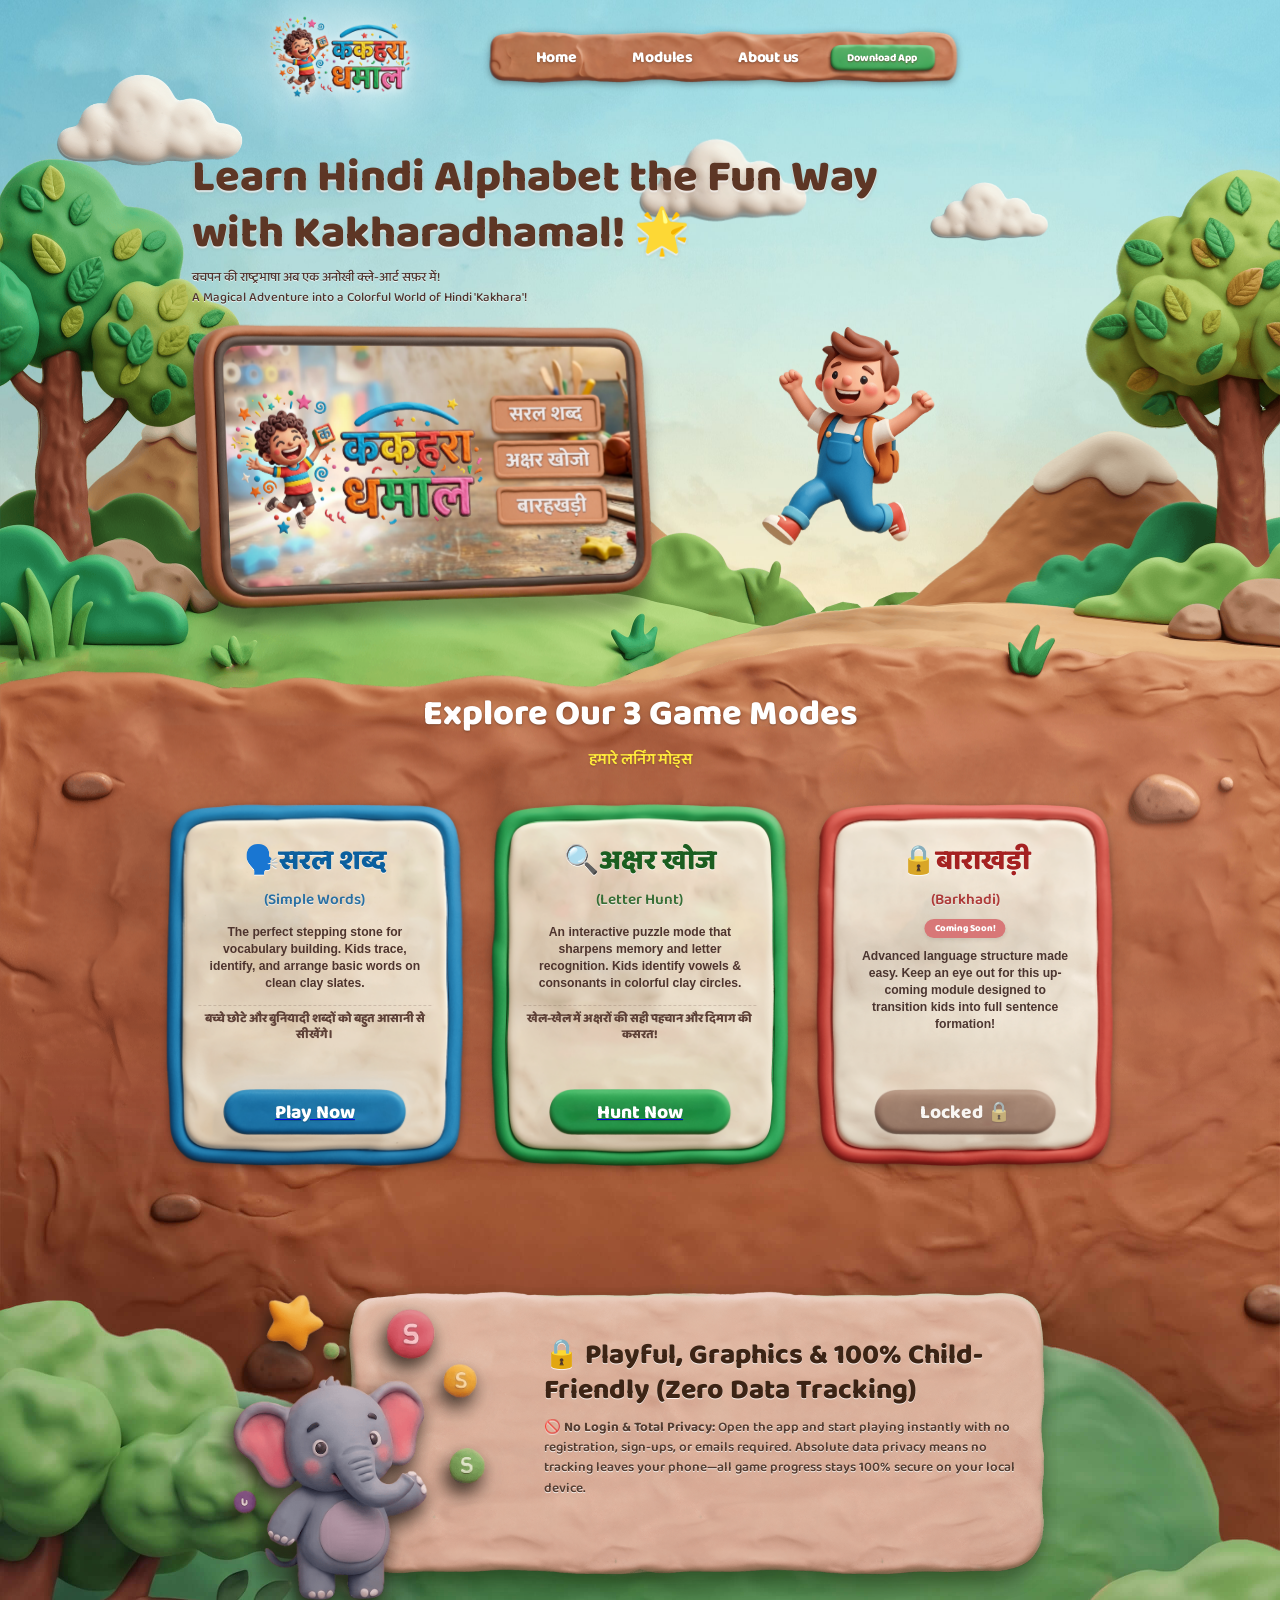
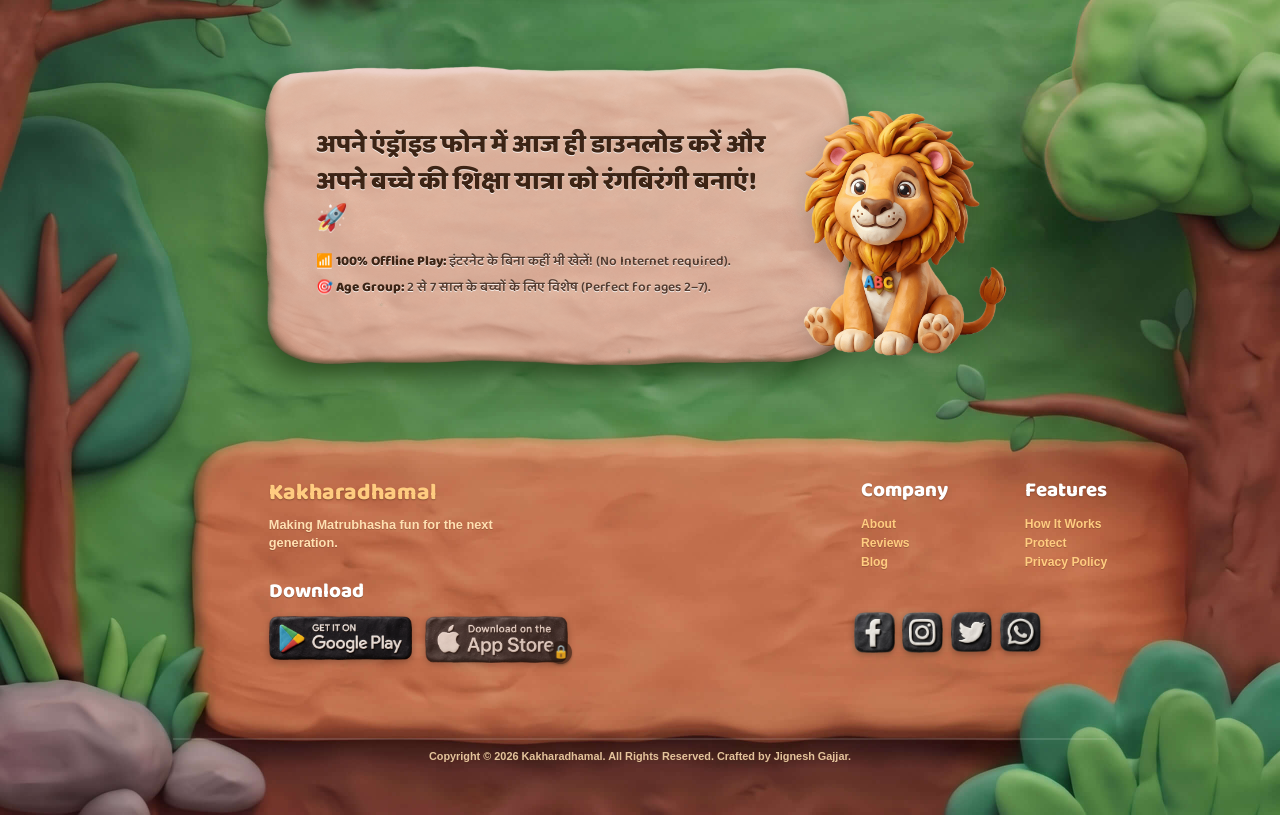
<file: index.html>
<!DOCTYPE html>
<html lang="hi">

<head>
  <meta charset="UTF-8">
  <meta name="viewport" content="width=device-width, initial-scale=1.0">
  <title>Kakharadhamal - Hindi Alphabet Learning</title>
  <link rel="preconnect" href="https://fonts.googleapis.com">
  <link rel="preconnect" href="https://fonts.gstatic.com" crossorigin>
  <link
    href="https://fonts.googleapis.com/css2?family=Baloo+2:wght@600;800&display=swap"
    rel="stylesheet">
  <link rel="stylesheet" href="style.css?v=35">
</head>

<body>
  <!-- Back to Top Arrow (Sticky/Floating at Viewport Top) -->
  <a href="#site-container" class="back-to-top-arrow" aria-label="Back to home page">
    <svg viewBox="0 0 24 24" fill="none" stroke="currentColor" stroke-width="3" stroke-linecap="round" stroke-linejoin="round">
      <path d="M18 15l-6-6-6 6"/>
    </svg>
  </a>

  <!-- Main layout container centered in the page -->
  <div id="site-container">

    <!-- Zone 0: Header Container -->
    <div id="header-container">
      <!-- Logo on the left, completely outside the brown clay bar -->
      <a href="#site-container" class="header-logo-link">
        <img src="images/logo.png" alt="Kakharadhamal Logo" class="logo-img">
      </a>

      <!-- Navigation Bar (the brown clay bar) on the right -->
      <header id="navbar">
        <img src="images/header navigation bar.png" alt="Navbar Background" class="nav-bg">

        <!-- Navigation Links inside the brown bar -->
        <nav class="nav-links">
          <a href="#site-container" class="nav-item">
            <img src="images/seceted word.png" alt="Selected Background" class="nav-item-bg">
            <span class="nav-item-text">Home</span>
          </a>

          <a href="#zone-bottom" class="nav-item">
            <img src="images/seceted word.png" alt="Selected Background" class="nav-item-bg">
            <span class="nav-item-text">Modules</span>
          </a>

          <a href="#about" class="nav-item">
            <img src="images/seceted word.png" alt="Selected Background" class="nav-item-bg">
            <span class="nav-item-text">About us</span>
          </a>

          <a href="#footer" class="nav-item download-btn">
            <img src="images/HN bar join.png" alt="Download Background" class="nav-item-bg">
            <span class="nav-item-text download-text">Download App</span>
          </a>
        </nav>
      </header>

      <!-- Mobile Hamburger Button -->
      <button class="mobile-menu-btn" aria-label="Toggle Navigation Menu">
        <span class="hamburger-line"></span>
        <span class="hamburger-line"></span>
        <span class="hamburger-line"></span>
      </button>
    </div>

    <!-- Zone 1: Sky Hero Section (Background sky and clouds) -->
    <section id="zone-sky" class="parallax-section">
      <!-- Sky Background -->
      <img src="images/sky top.jpg" alt="Sky Background" class="sky-bg parallax-layer" data-speed-y="0.1"
        data-speed-x="0.05">
    </section>

    <!-- Sky Foreground Layer (Stacked on top of Earth Section / Middle Panel) -->
    <div id="sky-foreground-container">
      <!-- Back Content Wrapper (Clouds behind terrains) - Placed inside foreground container for correct mobile layering -->
      <div class="content-wrapper back-content" id="cloud-container"></div>
      <!-- Left Terrain (landscape / hills with trees) -->
      <img src="images/land 02 copy 7.png" alt="Left Terrain" class="terrain-left parallax-layer" data-speed-y="0.15"
        data-speed-x="0.08">

      <!-- Right Terrain (hill with single tree) -->
      <img src="images/Layer 25.png" alt="Right Terrain" class="terrain-right parallax-layer" data-speed-y="0.15"
        data-speed-x="0.08">

      <!-- Transition Overlay to cover the joint -->
      <img src="images/Middle Panel 2.png" alt="Clay Border Transition" class="bottom-transition-overlay parallax-layer"
        data-speed-y="0.11" data-speed-x="0.06">

      <!-- Front Content Wrapper (Frame and Boy in front of terrains) -->
      <div class="content-wrapper front-content">
        <!-- Left Side Clay Frame Wrapper -->
        <div class="tab-frame-wrap parallax-layer" data-speed-y="0.08" data-speed-x="0.04">
          <img src="images/tab-1.png" alt="Landscape Frame" class="tab-frame">
        </div>

        <!-- Hero Headline Wrapper -->
        <div class="hero-title-wrap parallax-layer" data-speed-y="0.07" data-speed-x="0.035">
          <h1 class="hero-title">Learn Hindi Alphabet the Fun Way with Kakharadhamal! 🌟</h1>
        </div>

        <!-- Hero Sub-headline Wrapper -->
        <div class="hero-subtitle-wrap parallax-layer" data-speed-y="0.05" data-speed-x="0.025">
          <p class="hero-subtitle">बचपन की राष्ट्रभाषा अब एक अनोखी क्ले-आर्ट सफ़र में!<br>A Magical Adventure into a
            Colorful World of Hindi 'Kakhara'!</p>
        </div>

        <!-- Jumping Boy Character Wrapper -->
        <div class="boy-char-wrap parallax-layer" data-speed-y="0.05" data-speed-x="0.03">
          <img src="images/boy 03.png" alt="Jumping Boy" class="boy-char">
        </div>
      </div>
    </div>

    <!-- Combined Zone 2 & 3: Bottom Section (Earth + Valley) -->
    <section id="zone-bottom">
      <img src="images/sec2&3.jpg" alt="Combined Bottom Background" class="bottom-bg">

      <!-- Section 2: Explore Our 3 Game Modes -->
      <div class="explore-sec">
        <h2 class="bottom-title">Explore Our 3 Game Modes</h2>
        <p class="bottom-subtitle">हमारे लर्निंग मोड्स</p>

        <div class="explore-grid">
          <!-- Card 1: Simple Words -->
          <div class="explore-card">
            <img src="images/explore/01 blue tab.png" alt="Simple Words Background" class="card-bg">
            <div class="card-inner-content">
              <h3 class="card-title blue-text">🗣️सरल शब्द<br><span class="eng-sub">(Simple Words)</span></h3>
              <p class="card-body">The perfect stepping stone for vocabulary building. Kids trace, identify, and arrange
                basic words on clean clay slates.</p>
              <p class="card-hook">बच्चे छोटे और बुनियादी शब्दों को बहुत आसानी से सीखेंगे।</p>
            </div>
            <a href="#play-words" class="card-btn">
              <img src="images/explore/01 blue tab button.png" alt="Play Button" class="card-btn-img">
              <span class="card-btn-text">Play Now</span>
            </a>
          </div>

          <!-- Card 2: Letter Hunt -->
          <div class="explore-card">
            <img src="images/explore/02 green tab.png" alt="Letter Hunt Background" class="card-bg">
            <div class="card-inner-content">
              <h3 class="card-title green-text">🔍अक्षर खोज<br><span class="eng-sub">(Letter Hunt)</span></h3>
              <p class="card-body">An interactive puzzle mode that sharpens memory and letter recognition. Kids identify
                vowels & consonants in colorful clay circles.</p>
              <p class="card-hook">खेल-खेल में अक्षरों की सही पहचान और दिमाग की कसरत!</p>
            </div>
            <a href="#letter-hunt" class="card-btn">
              <img src="images/explore/02 green tab button.png" alt="Hunt Button" class="card-btn-img">
              <span class="card-btn-text">Hunt Now</span>
            </a>
          </div>

          <!-- Card 3: Barkhadi (Locked) -->
          <div class="explore-card locked">
            <img src="images/explore/03 red tab.png" alt="Barkhadi Background" class="card-bg">
            <div class="card-inner-content">
              <h3 class="card-title red-text">🔒बाराखड़ी<br><span class="eng-sub">(Barkhadi)</span></h3>
              <span class="status-badge">Coming Soon!</span>
              <p class="card-body">Advanced language structure made easy. Keep an eye out for this up-coming module
                designed to transition kids into full sentence formation!</p>
            </div>
            <div class="card-btn-disabled">
              <img src="images/explore/03 red tab button.png" alt="Coming Soon Button" class="card-btn-img">
              <span class="card-btn-text">Locked 🔒</span>
            </div>
          </div>
        </div>
      </div>


      <!-- Elephant & Owl Section (Callout) -->
      <div class="callout-sec" id="how-it-works">
        <!-- Background Panel -->
        <img src="images/explore/section 3.png" alt="Callout Background" class="callout-bg">

        <!-- Floating clay image on the left -->
        <div class="callout-images">
          <img src="images/explore/elephant.png" alt="Clay Elephant" class="elephant-img">
        </div>

        <!-- Text content on the right -->
        <div class="callout-text-block">
          <h2 class="callout-title">🔒 Playful, Graphics & 100% Child-Friendly (Zero Data Tracking)</h2>
          <p class="callout-body">🚫 <strong>No Login & Total Privacy:</strong> Open the app and start playing instantly
            with no registration, sign-ups, or emails required. Absolute data privacy means no tracking leaves your
            phone—all game progress stays 100% secure on your local device.</p>
        </div>
      </div>

      <!-- Valley Foreground Wrapper -->
      <div class="valley-wrapper" id="download">
        <!-- Center Content Card with Text -->
        <div class="valley-card-container">
          <img src="images/tab.png" alt="Content Card Background" class="valley-card-bg">
          <div class="valley-card-text">
            <h2 class="valley-card-title">अपने एंड्रॉइड फोन में आज ही डाउनलोड करें और अपने बच्चे की शिक्षा यात्रा को
              रंगबिरंगी बनाएं! 🚀</h2>
            <div class="valley-card-subtitle">
              <p class="subtitle-item">📶 <strong>100% Offline Play:</strong> इंटरनेट के बिना कहीं भी खेलें! (No Internet
                required).</p>
              <p class="subtitle-item">🎯 <strong>Age Group:</strong> 2 से 7 साल के बच्चों के लिए विशेष (Perfect for ages
                2–7).</p>
            </div>
          </div>
        </div>

        <!-- Floating Clay Lion Mascot on the right -->
        <img src="images/clay_lion_1782195062534.png" alt="Clay Lion" class="valley-lion-img">
      </div>



      <!-- Footer Section -->
      <footer id="footer" class="site-footer">
        <div class="footer-top">
          <!-- Brand Column -->
          <div class="footer-brand-col">
            <h3 class="footer-brand-title">Kakharadhamal</h3>
            <p class="footer-brand-desc">Making Matrubhasha fun for the next generation.</p>
            
            <!-- Store Download Buttons -->
            <div class="footer-download-section">
              <h4 class="download-title">Download</h4>
              <div class="download-buttons">
                <a href="https://play.google.com/store/apps/details?id=com.kakkodhamaal.app" target="_blank" rel="noopener noreferrer" class="download-btn-link">
                  <img src="images/explore/play store.png" alt="Get it on Google Play" class="store-btn-img">
                </a>
                <a class="download-btn-link locked" aria-label="App Store download currently locked">
                  <img src="images/explore/app store.png" alt="Download on the App Store" class="store-btn-img">
                  <span class="store-lock-badge">🔒</span>
                </a>
              </div>
            </div>
          </div>
          
          <!-- Menu Columns & Social Links -->
          <div class="footer-menu-cols">
            <div class="footer-links-grid">
              <!-- Company -->
              <div class="footer-col">
                <h4 class="footer-col-title">Company</h4>
                <a href="#about" class="footer-link">About</a>
                <a href="#reviews" class="footer-link">Reviews</a>
                <a href="#blog" class="footer-link">Blog</a>
              </div>
              
              <!-- Features -->
              <div class="footer-col">
                <h4 class="footer-col-title">Features</h4>
                <a href="#how-it-works" class="footer-link">How It Works</a>
                <a href="#protect" class="footer-link">Protect</a>
                <a href="privacy.html" class="footer-link">Privacy Policy</a>
              </div>
            </div>
            
            <!-- Social Media Section -->
            <div class="footer-social-section">
              <a href="https://www.facebook.com/profile.php?id=61592622755172" target="_blank" rel="noopener noreferrer" class="social-link-item">
                <img src="images/explore/FB.png" alt="Facebook">
              </a>
              <a href="https://www.instagram.com/kakharadhamaal/" target="_blank" rel="noopener noreferrer" class="social-link-item">
                <img src="images/explore/Insta.png" alt="Instagram">
              </a>
              <a href="https://x.com" target="_blank" rel="noopener noreferrer" class="social-link-item">
                <img src="images/explore/X.png" alt="X">
              </a>
              <a href="https://wa.me/917600877544" target="_blank" rel="noopener noreferrer" class="social-link-item">
                <img src="images/explore/WTS.png" alt="WhatsApp">
              </a>
            </div>
          </div>
        </div>

        <!-- Bottom copyright -->
        <div class="footer-bottom">
          <div class="footer-divider"></div>
          <p class="copyright-text">Copyright © 2026 Kakharadhamal. All Rights Reserved. Crafted by Jignesh Gajjar.</p>
        </div>
      </footer>
    </section>

  </div>

  <!-- About Us Popup Modal -->
  <div id="about-popup" class="popup-overlay">
    <div class="popup-card">
      <img src="images/tab.png" alt="Popup Background" class="popup-bg">
      <button id="close-popup" class="popup-close-btn" aria-label="Close popup">&times;</button>
      <div class="popup-content">
        <h2 class="popup-title">🧱 About Us (हमारे बारे में)</h2>
        <div class="popup-scroll-area">
          <p class="popup-body"><strong>कखरा धमाल (Kakharadhamal)</strong> केवल एक गेम नहीं है, बल्कि बच्चों को उनकी मातृभाषा से जोड़ने का एक अनोखा प्रयास है। हम डिजिटल स्क्रीन टाइम को अर्थपूर्ण लर्निंग टाइम में बदलना चाहते हैं।</p>
          
          <div class="popup-section">
            <h4 class="popup-section-title">🎯 हमारा उद्देश्य (Our Mission)</h4>
            <p class="popup-section-body">आज के डिजिटल युग में बच्चे आसानी से, सुरक्षित रूप से और खेलते-खेलते शुद्ध हिंदी भाषा सीख सकें ऐसा वातावरण प्रदान करना।</p>
          </div>
          
          <div class="popup-section">
            <h4 class="popup-section-title">🎨 यूनिक क्ले-आर्ट स्टाइल (Unique Clay-Art Style)</h4>
            <p class="popup-section-body">एप्लिकेशन के प्रत्येक अक्षरों और पात्रों को वास्तविक प्ले-डोह (Playdough) जैसा अहसास देने के लिए विशेष 3D क्ले-आर्ट शैली में तैयार किया गया है, जो बच्चों की कल्पनाशीलता को बढ़ाता है।</p>
          </div>
          
          <div class="popup-section">
            <h4 class="popup-section-title">🔒 पूर्ण सुरक्षित (100% Child-Safe)</h4>
            <p class="popup-section-body">कोई लॉग-इन नहीं, कोई व्यक्तिगत डेटा ट्रैकिंग नहीं और बच्चों के लिए पूर्ण सुरक्षित शैक्षणिक ऐप! बच्चों के लिए बिल्कुल सुरक्षित और इंटरनेट के बिना (Offline) भी चलने वाला एक अनोखा शैक्षणिक ऐप।</p>
          </div>
          
          <p class="popup-footer-text">अक्षरों की इस रंगबिरंगी और मनोरंजक यात्रा में अपने बच्चे के साथ जुड़ें! 🚀</p>
        </div>
      </div>
    </div>
  </div>

  <!-- Privacy Policy Full-Page Modal -->
  <div id="privacy-popup" class="privacy-overlay">
    <div class="privacy-card">
      <button id="close-privacy" class="privacy-close-btn" aria-label="Close privacy policy">&times;</button>
      <div class="privacy-content">
        <h1 class="privacy-title">Privacy Policy</h1>
        <p class="privacy-date">Last Updated: June 2026</p>
        
        <div class="privacy-scroll-area">
          <p class="privacy-intro">Welcome to Kakharadhamal, a fun and interactive Hindi alphabet learning mobile application designed specifically for children. This Privacy Policy details how we treat information when you use our app.</p>
          
          <div class="privacy-section">
            <h2 class="privacy-section-title">🛡️ Privacy Commitment</h2>
            <p class="privacy-section-body">We prioritize your child's privacy. While Kakharadhamal does not directly collect, store, or transmit personal identifiers (like names or emails), the app integrates with trusted third-party services (Google Firebase and approved Ad Networks) to support the application, monitor stability, and improve the learning experience.</p>
          </div>
          
          <div class="privacy-section">
            <h2 class="privacy-section-title">1. Gameplay & Local Storage</h2>
            <p class="privacy-section-body">All learning progress, gameplay, and interactions remain stored 100% locally on your device. The app only utilizes network data to securely fetch non-personalized advertisements, log crash data, and track basic operational app performance metrics.</p>
          </div>
          
          <div class="privacy-section">
            <h2 class="privacy-section-title">2. No Account Registration</h2>
            <p class="privacy-section-body">There are no sign-ups, registrations, or profiles required to use our application. Children can start learning instantly without entering any personal identifiers, emails, names, or phone numbers.</p>
          </div>
          
          <div class="privacy-section">
            <h2 class="privacy-section-title">3. Third-Party SDKs, Advertising & Analytics</h2>
            <p class="privacy-section-body">To keep this app free and maintain its performance, we use industry-standard developer tools. These third-party networks may process limited, anonymous technical data:</p>
            <p class="privacy-section-body"><strong>Non-Personalized Ads Only:</strong> We display contextually relevant advertisements and explicitly configure our ad providers to serve non-personalized ads. The ad networks may collect anonymous, technical device identifiers solely for ad frequency capping, contextual targeting, and fraud prevention. No behavioral tracking across other websites or apps occurs.</p>
            <p class="privacy-section-body"><strong>Google Firebase Analytics:</strong> We use this to understand general app usage (e.g., which screens are opened, app updates). It tracks anonymous event data and technical device details for internal operational metrics only.</p>
            <p class="privacy-section-body"><strong>Google Firebase Crashlytics:</strong> To fix bugs and prevent crashes, Crashlytics automatically collects anonymous stack traces, device models, and operating system versions when an error occurs.</p>
          </div>
          
          <div class="privacy-section">
            <h2 class="privacy-section-title">4. Children's Privacy Compliance (COPPA & Google Play Families)</h2>
            <p class="privacy-section-body">Our app is built to strictly comply with the Children's Online Privacy Protection Act (COPPA) and Google Play Families Policies.</p>
            <p class="privacy-section-body">We do not knowingly collect personal data from children under 13.</p>
            <p class="privacy-section-body">All ad traffic and Firebase services are explicitly flagged as Child-Directed at the SDK level to disable demographic data collection, personalized advertising, and remarketing features.</p>
          </div>
          
          <div class="privacy-section">
            <h2 class="privacy-section-title">5. Permissions</h2>
            <p class="privacy-section-body">The app utilizes basic network access permissions (INTERNET and ACCESS_NETWORK_STATE) to fetch ads and securely transmit anonymous diagnostics. It does not request access to sensitive device permissions like your location, camera, microphone, local storage, or contacts.</p>
          </div>
          
          <div class="privacy-section">
            <h2 class="privacy-section-title">6. Contact Us</h2>
            <p class="privacy-section-body">If you have any questions or feedback regarding this Privacy Policy or our development practices, please feel free to reach out to us at:</p>
            <p class="privacy-section-body">✉️ <strong>Email:</strong> <a href="mailto:hello.kakharadhamaal@gmail.com">hello.kakharadhamaal@gmail.com</a></p>
          </div>
        </div>
      </div>
    </div>
  </div>

  <!-- Mobile Overlay Menu Drawer -->
  <div id="mobile-menu-overlay" class="mobile-menu-overlay">
    <button class="mobile-menu-close" id="close-mobile-menu" aria-label="Close Menu">&times;</button>
    <div class="mobile-menu-content">
      <a href="#site-container" class="mobile-nav-link">Home</a>
      <a href="#zone-bottom" class="mobile-nav-link">Modules</a>
      <a href="#about" class="mobile-nav-link">About us</a>
      <a href="#footer" class="mobile-nav-link mobile-download-btn">Download App</a>
    </div>
  </div>

  <script src="app.js?v=26"></script>
</body>

</html>
</file>
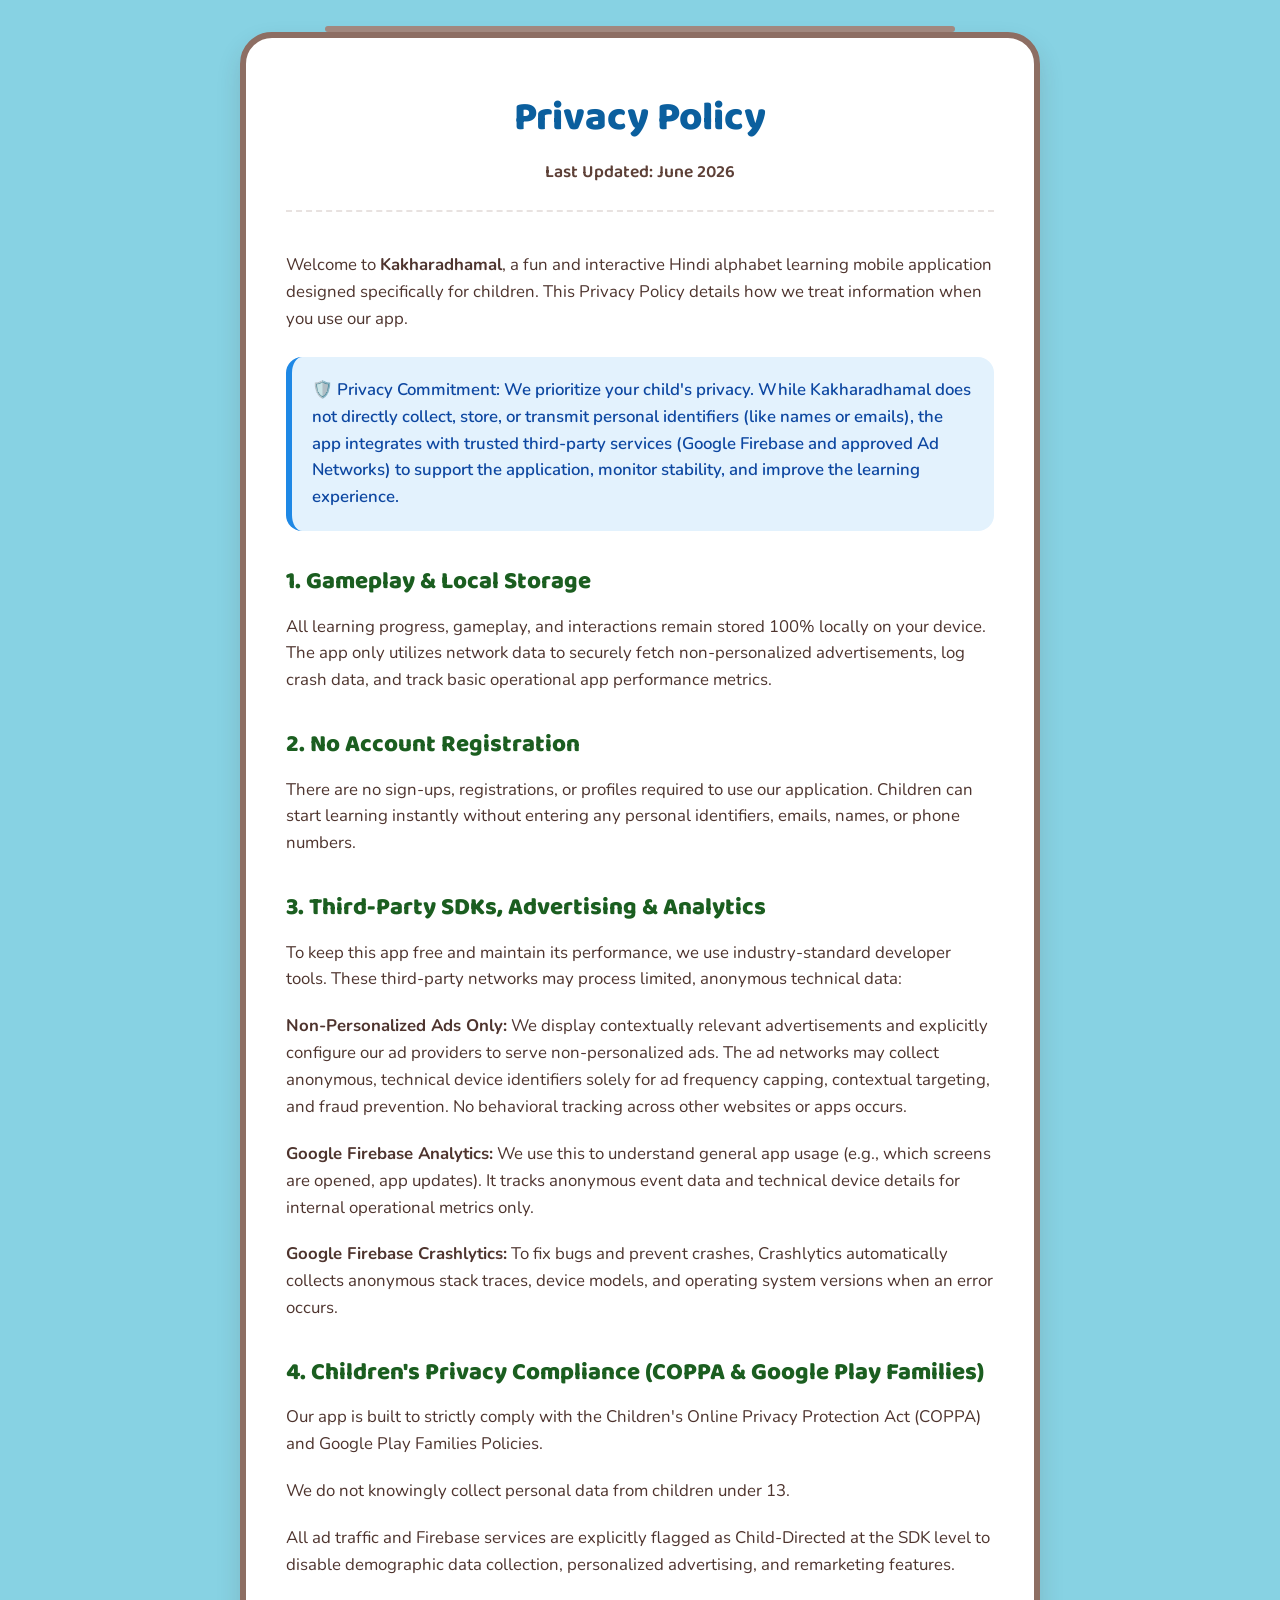
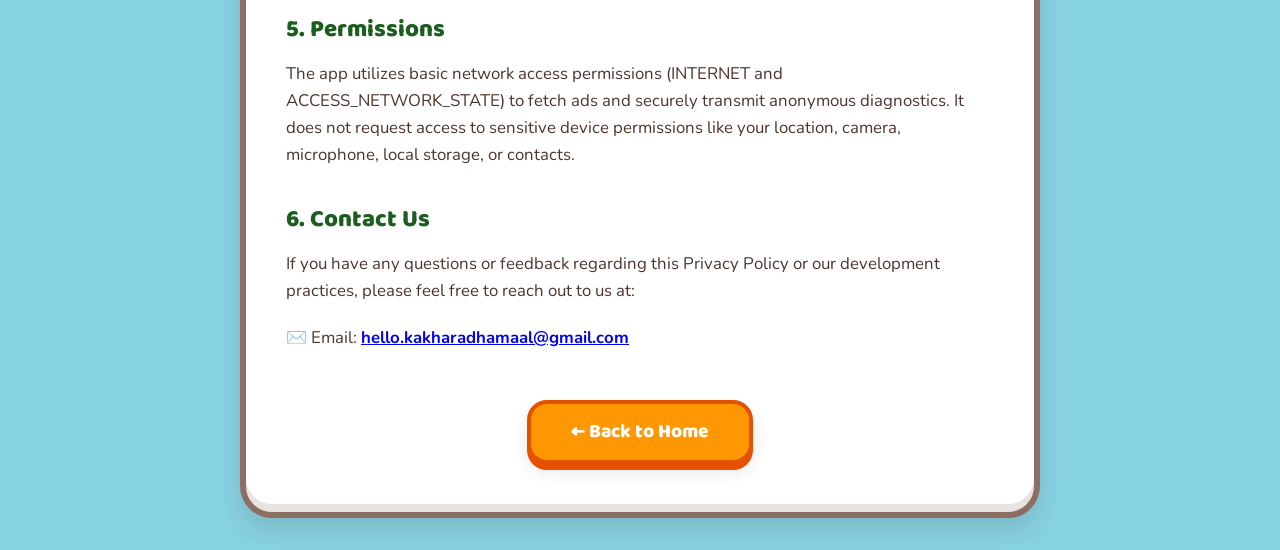
<file: privacy.html>
<!DOCTYPE html>
<html lang="gu">
<head>
  <meta charset="UTF-8">
  <meta name="viewport" content="width=device-width, initial-scale=1.0">
  <title>Privacy Policy - Kakharadhamal</title>
  <link rel="preconnect" href="https://fonts.googleapis.com">
  <link rel="preconnect" href="https://fonts.gstatic.com" crossorigin>
  <link href="https://fonts.googleapis.com/css2?family=Baloo+Bhai+2:wght@600;800&family=Baloo+2:wght@600;800&family=Nunito:wght@600;800&display=swap" rel="stylesheet">
  <style>
    /* Reset & Base Styles */
    * {
      box-sizing: border-box;
      margin: 0;
      padding: 0;
    }

    body {
      background-color: #87d2e3; /* Match sky blue background */
      font-family: 'Nunito', 'Segoe UI', sans-serif;
      color: #3e2723; /* Dark brown clay text */
      line-height: 1.6;
      padding: 2rem 1rem;
      min-height: 100vh;
      display: flex;
      flex-direction: column;
      align-items: center;
      justify-content: center;
    }

    /* Premium Clay Styled Card Container */
    .privacy-card {
      background-color: #ffffff;
      border: 6px solid #8d6e63; /* Brown border */
      border-radius: 32px;
      box-shadow: 0 12px 24px rgba(62, 39, 35, 0.15), inset 0 -8px 0px rgba(141, 110, 99, 0.2);
      max-width: 800px;
      width: 100%;
      padding: 3rem 2.5rem;
      position: relative;
    }

    /* Decorative clay ears / borders */
    .privacy-card::before {
      content: "";
      position: absolute;
      top: -12px;
      left: 10%;
      right: 10%;
      height: 6px;
      background: #a1887f;
      border-radius: 3px;
    }

    h1 {
      font-family: 'Baloo 2', sans-serif;
      font-weight: 800;
      font-size: 2.5rem;
      color: #0b5f9e; /* Blue theme color */
      text-shadow: 0 2px 0px rgba(255, 255, 255, 0.8);
      margin-bottom: 0.5rem;
      text-align: center;
    }

    .subtitle {
      font-family: 'Baloo 2', sans-serif;
      font-weight: 600;
      font-size: 1.1rem;
      color: #5d4037;
      text-align: center;
      margin-bottom: 2.5rem;
      border-bottom: 2px dashed rgba(141, 110, 99, 0.2);
      padding-bottom: 1.5rem;
    }

    h2 {
      font-family: 'Baloo 2', sans-serif;
      font-weight: 800;
      font-size: 1.5rem;
      color: #1b5e20; /* Green clay color */
      margin-top: 2rem;
      margin-bottom: 0.75rem;
      display: flex;
      align-items: center;
      gap: 0.5rem;
    }

    p {
      font-size: 1.05rem;
      color: #4e342e;
      margin-bottom: 1.25rem;
    }

    ul {
      margin-left: 1.5rem;
      margin-bottom: 1.5rem;
    }

    li {
      font-size: 1.05rem;
      color: #4e342e;
      margin-bottom: 0.5rem;
    }

    /* Highlight box style */
    .highlight-box {
      background-color: #e3f2fd;
      border-left: 6px solid #1e88e5;
      padding: 1.25rem;
      border-radius: 16px;
      margin: 1.5rem 0;
    }

    .highlight-box p {
      margin-bottom: 0;
      font-weight: 600;
      color: #0d47a1;
    }

    /* Action Buttons */
    .button-container {
      display: flex;
      justify-content: center;
      margin-top: 3rem;
    }

    .back-btn {
      display: inline-block;
      background-color: #ff9800; /* Orange clay color */
      color: #ffffff;
      text-decoration: none;
      font-family: 'Baloo 2', sans-serif;
      font-weight: 800;
      font-size: 1.2rem;
      padding: 0.8rem 2.5rem;
      border-radius: 20px;
      border: 4px solid #e65100;
      box-shadow: 0 6px 0px #e65100, 0 8px 15px rgba(0, 0, 0, 0.1);
      transition: transform 0.15s ease, box-shadow 0.15s ease;
      cursor: pointer;
    }

    .back-btn:hover {
      transform: translateY(2px);
      box-shadow: 0 4px 0px #e65100, 0 6px 10px rgba(0, 0, 0, 0.1);
    }

    .back-btn:active {
      transform: translateY(6px);
      box-shadow: none;
    }

    /* Responsive adjustments */
    @media (max-width: 600px) {
      body {
        padding: 1rem 0.5rem;
      }
      .privacy-card {
        padding: 2rem 1.25rem;
        border-radius: 24px;
      }
      h1 {
        font-size: 2rem;
      }
      h2 {
        font-size: 1.3rem;
      }
    }
  </style>
</head>
<body>

  <div class="privacy-card">
    <h1>Privacy Policy</h1>
    <div class="subtitle">Last Updated: June 2026</div>

    <p>Welcome to <strong>Kakharadhamal</strong>, a fun and interactive Hindi alphabet learning mobile application designed specifically for children. This Privacy Policy details how we treat information when you use our app.</p>

    <div class="highlight-box">
      <p>🛡️ Privacy Commitment: We prioritize your child's privacy. While Kakharadhamal does not directly collect, store, or transmit personal identifiers (like names or emails), the app integrates with trusted third-party services (Google Firebase and approved Ad Networks) to support the application, monitor stability, and improve the learning experience.</p>
    </div>

    <h2>1. Gameplay & Local Storage</h2>
    <p>All learning progress, gameplay, and interactions remain stored 100% locally on your device. The app only utilizes network data to securely fetch non-personalized advertisements, log crash data, and track basic operational app performance metrics.</p>

    <h2>2. No Account Registration</h2>
    <p>There are no sign-ups, registrations, or profiles required to use our application. Children can start learning instantly without entering any personal identifiers, emails, names, or phone numbers.</p>

    <h2>3. Third-Party SDKs, Advertising & Analytics</h2>
    <p>To keep this app free and maintain its performance, we use industry-standard developer tools. These third-party networks may process limited, anonymous technical data:</p>
    <p><strong>Non-Personalized Ads Only:</strong> We display contextually relevant advertisements and explicitly configure our ad providers to serve non-personalized ads. The ad networks may collect anonymous, technical device identifiers solely for ad frequency capping, contextual targeting, and fraud prevention. No behavioral tracking across other websites or apps occurs.</p>
    <p><strong>Google Firebase Analytics:</strong> We use this to understand general app usage (e.g., which screens are opened, app updates). It tracks anonymous event data and technical device details for internal operational metrics only.</p>
    <p><strong>Google Firebase Crashlytics:</strong> To fix bugs and prevent crashes, Crashlytics automatically collects anonymous stack traces, device models, and operating system versions when an error occurs.</p>

    <h2>4. Children's Privacy Compliance (COPPA & Google Play Families)</h2>
    <p>Our app is built to strictly comply with the Children's Online Privacy Protection Act (COPPA) and Google Play Families Policies.</p>
    <p>We do not knowingly collect personal data from children under 13.</p>
    <p>All ad traffic and Firebase services are explicitly flagged as Child-Directed at the SDK level to disable demographic data collection, personalized advertising, and remarketing features.</p>

    <h2>5. Permissions</h2>
    <p>The app utilizes basic network access permissions (INTERNET and ACCESS_NETWORK_STATE) to fetch ads and securely transmit anonymous diagnostics. It does not request access to sensitive device permissions like your location, camera, microphone, local storage, or contacts.</p>

    <h2>6. Contact Us</h2>
    <p>If you have any questions or feedback regarding this Privacy Policy or our development practices, please feel free to reach out to us at:</p>
    <p>✉️ Email: <strong><a href="mailto:hello.kakharadhamaal@gmail.com">hello.kakharadhamaal@gmail.com</a></strong></p>

    <div class="button-container">
      <a href="index.html" class="back-btn">← Back to Home</a>
    </div>
  </div>

</body>
</html>
</file>
<file: style.css>
/* Custom Premium Styling for Kakkodhamal Website */

/* Reset & Base Styles */
* {
  box-sizing: border-box;
  margin: 0;
  padding: 0;
}

html {
  overflow-y: scroll;
  /* Forces custom scrollbar on viewport */
  overflow-x: hidden;
  scroll-behavior: smooth;
}

body {
  margin: 0;
  padding: 0;
  overflow: visible;
  /* Prevents body from creating a second scrollbar */
  background-color: #87d2e3;
  /* Sky blue background */
  font-family: 'Baloo 2', 'Outfit', 'Inter', system-ui, -apple-system, sans-serif;
  color: #3e2723;
}

/* Custom Scrollbar - Clay themed */
::-webkit-scrollbar {
  width: 14px;
}

::-webkit-scrollbar-track {
  background: #b2ebf2;
}

::-webkit-scrollbar-thumb {
  background: #a1887f;
  border-radius: 7px;
  border: 3px solid #b2ebf2;
}

::-webkit-scrollbar-thumb:hover {
  background: #8d6e63;
}

/* Main Site Container - Full width to prevent side gaps */
#site-container {
  width: 100%;
  margin: 0;
  position: relative;
  background-color: transparent;
}

/* Center container wrapper for 100% scale content alignment */
.content-wrapper {
  width: 100%;
  height: 100%;
  position: absolute;
  left: 0;
  top: 0;
  bottom: 0;
}

.back-content {
  z-index: 1;
}

.front-content {
  z-index: 5;
}

/* Zone 0: Header Container */
#header-container {
  position: absolute;
  left: 50%;
  top: 1.2vw;
  transform: translateX(-50%);
  width: 59vw;
  /* Reduced from 68vw to reduce gap between logo and navbar */
  max-width: 98%;
  display: flex;
  align-items: center;
  justify-content: space-between;
  z-index: 100;
}

.header-logo-link {
  width: 12vw;
  /* Scaled down from 13.5vw */
  aspect-ratio: 1380 / 752;
  display: block;
  transition: transform 0.25s cubic-bezier(0.175, 0.885, 0.32, 1.275);
}

.header-logo-link:hover {
  transform: scale(1.06) rotate(-1deg);
}

.logo-img {
  width: 100%;
  height: 100%;
  display: block;
  object-fit: contain;
  filter: drop-shadow(0 0.1vw 3vw rgba(255, 255, 255, 0.95)) drop-shadow(0 0.2vw 0.4vw rgba(255, 255, 255, 0.8));
}

#navbar {
  position: relative;
  width: 43vw;
  /* Scaled down from 51vw to reduce size and item gaps */
  aspect-ratio: 2296 / 216;
  background-color: transparent;
}

.nav-bg {
  position: absolute;
  left: 4%;
  top: 0;
  width: 85%;
  height: 100%;
  pointer-events: none;
  filter: drop-shadow(0 0.2vw 0.3vw rgba(0, 0, 0, 0.35));
}

.nav-links {
  position: absolute;
  left: -2%;
  right: 5%;
  top: 50%;
  transform: translateY(-50%);
  height: 100%;
  display: flex;
  align-items: center;
  justify-content: center;
  gap: 3vw;
  /* ADJUST THIS VALUE to increase or decrease the spacing between menu items */
  z-index: 102;
}

.nav-item {
  position: relative;
  display: inline-flex;
  align-items: center;
  justify-content: center;
  height: 72%;
  aspect-ratio: 281 / 155;
  text-decoration: none;
  font-family: 'Baloo 2', 'Nunito', sans-serif;
  font-weight: 800;
  color: #ffffff;
  font-size: 0.85vw;
  /* Adjusted down from 1vw for the new smaller scale */
  text-shadow: 0 0.08vw 0.12vw rgba(90, 50, 30, 0.6);
  cursor: pointer;
  transition: transform 0.25s cubic-bezier(0.175, 0.885, 0.32, 1.275);
}

/* Regular links (Home, Moduals, About us) default to scaled up */
.nav-item:not(.download-btn) {
  transform: scale(1.45);
}

/* Regular links shrink on hover */
.nav-item:not(.download-btn):hover {
  transform: scale(1.15);
}

/* Regular links active pressed state */
.nav-item:not(.download-btn):active {
  transform: scale(1.0);
}

/* Download App button hover behaviors */
.nav-item.download-btn {
  height: 64%;
  aspect-ratio: 345 / 137;
  top: 0.18vw;
}

.nav-item.download-btn:hover {
  transform: scale(1.05);
}

.nav-item.download-btn:active {
  transform: scale(0.95);
}

.nav-item-bg {
  position: absolute;
  left: 1;
  top: 1;
  width: 130%;
  height: 130%;
  pointer-events: none;
  object-fit: contain;
  z-index: 1;
}

/* Hide pressed well background by default for regular links */
.nav-item:not(.download-btn) .nav-item-bg {
  opacity: 0;
  transition: opacity 0.2s ease;
}

/* Show pressed well background on hover */
.nav-item:not(.download-btn):hover .nav-item-bg {
  opacity: 1;
}

.nav-item-text {
  position: relative;
  z-index: 2;
  margin-top: -0vw;
  /* fine-tune vertical centering on clay background */
}

.download-text {
  margin-top: -0.25vw;
}

/* Zone 1: Sky Hero Section */
#zone-sky {
  position: relative;
  width: 100%;
  height: auto;
  aspect-ratio: 2560 / 1460;
  /* Proportional scale height based on width */
  overflow: hidden;
  z-index: 1;
  /* Kept behind Middle Panel to avoid blue sky background overlap */
  background-color: #87d2e3;
}

/* Sky Foreground Layer Container (stacked in front of Middle Panel) */
#sky-foreground-container {
  position: absolute;
  left: 0;
  top: 0;
  width: 100%;
  height: auto;
  aspect-ratio: 2560 / 1460;
  pointer-events: none;
  /* Let clicks pass through to Middle Panel */
  z-index: 12;
  /* Between Middle Panel (10) and Valley (20) */
  /* overflow: visible to allow transition overlay to extend below the sky boundary */
}

.sky-bg {
  position: absolute;
  left: 50%;
  top: 0;
  transform: translateX(-50%);
  width: 100%;
  height: 86%;
  object-fit: cover;
  z-index: 0;
  pointer-events: none;
  will-change: transform;
}

/* Dynamic Clouds */
.dynamic-cloud {
  position: absolute;
  pointer-events: none;
  z-index: 1;
  will-change: transform;
}

/* Left Side Clay Frame Wrapper */
.tab-frame-wrap {
  position: absolute;
  left: 15%;
  /* Shifted right to match the red box */
  top: 45%;
  /* Shifted down to match the red box */
  width: 35.957%;
  /* 70% of natural width */
  height: 38.884%;
  /* 70% of natural height */
  z-index: 2;
  pointer-events: auto;
  /* Clickable elements inside the wrapper */
}

/* Left Side Clay Frame Image */
.tab-frame {
  width: 100%;
  height: 100%;
  display: block;
  filter: drop-shadow(0 1.5vw .6vw rgba(0, 0, 0, 0.3));
  will-change: transform;
  animation: frameBob 5s ease-in-out infinite;
}

@keyframes frameBob {

  0%,
  100% {
    transform: translateY(0);
  }

  50% {
    transform: translateY(-1.5%);
  }
}

/* Terrain Layers */
.terrain-left {
  position: absolute;
  left: 0;
  bottom: 0;
  width: 88.125%;
  /* Responsive width */
  height: 77.123%;
  /* Responsive height */
  z-index: 3;
  pointer-events: none;
}

.terrain-right {
  position: absolute;
  right: 0;
  bottom: 0;
  width: 57.148%;
  /* Responsive width */
  height: 75.753%;
  /* Responsive height */
  z-index: 4;
  pointer-events: none;
}

@keyframes treeSwayLeft {

  0%,
  100% {
    transform: rotate(0deg) skewX(0deg);
  }

  50% {
    transform: rotate(0.6deg) skewX(0.3deg);
  }
}

@keyframes treeSwayRight {

  0%,
  100% {
    transform: rotate(0deg) skewX(0deg);
  }

  50% {
    transform: rotate(-0.5deg) skewX(-0.25deg);
  }
}

/* Boy Character Wrapper */
.boy-char-wrap {
  position: absolute;
  right: 27%;
  /* Shifted left to match the yellow outline */
  bottom: 25%;
  /* Raised higher up the slope */
  width: 13.508%;
  /* 70% of natural width */
  height: 29.966%;
  /* 70% of natural height */
  z-index: 5;
  pointer-events: auto;
  /* Clickable elements inside the wrapper */
}

/* Boy Character Image */
.boy-char {
  width: 100%;
  height: 100%;
  display: block;
  transform-origin: bottom center;
  animation: boyBounce 2.8s ease-in-out infinite;
  will-change: transform;
}

@keyframes boyBounce {

  0%,
  100% {
    transform: translateY(0) scaleY(1) scaleX(1);
  }

  42% {
    transform: translateY(-8%) scaleY(1.03) scaleX(0.98);
  }

  50% {
    transform: translateY(-9%) scaleY(1.01) scaleX(0.99);
  }

  58% {
    transform: translateY(-8%) scaleY(0.99) scaleX(1.01);
  }

  92% {
    transform: translateY(0) scaleY(0.95) scaleX(1.04);
    /* Squash slightly on landing */
  }
}

/* Combined Zone 2 & 3: Bottom Section (Earth + Valley) */
#zone-bottom {
  position: relative;
  width: 100%;
  height: auto;
  aspect-ratio: 2560 / 3550;
  /* Proportional scaling for sec2&3.jpg (2560x3550) */
  margin-top: -7%;
  /* Proportional overlap with sky hero section */
  z-index: auto;
  overflow: hidden;
}

.bottom-bg {
  position: relative;
  display: block;
  width: 100%;
  height: auto;
  z-index: 0;
  pointer-events: none;
}

.bottom-transition-overlay {
  position: absolute;
  left: 0;
  bottom: -36.3vw;
  /* Pushed down to overlap Section 2 and a little bit more of Section 1 */
  width: 100%;
  height: auto;
  aspect-ratio: 2560 / 1130;
  z-index: 10;
  /* Stacked on top of terrains (3, 4) but behind front content (15) */
  pointer-events: none;
  will-change: transform;
}

.valley-wrapper {
  position: absolute;
  left: 0;
  bottom: 0;
  width: 100%;
  height: 55%;
  /* Covers the bottom valley portion */
  pointer-events: none;
  z-index: 20;
}

.valley-card-container {
  position: absolute;
  left: 43%;
  transform: translateX(-50%);
  top: 22%;
  width: 50.8%;
  /* Reduced from 77.6% by 50% */
  height: auto;
  aspect-ratio: 2000 / 1071;
  z-index: 22;
  display: flex;
  align-items: center;
  justify-content: center;
}

.valley-card-bg {
  position: absolute;
  left: 0;
  top: 0;
  width: 100%;
  height: 100%;
  object-fit: fill;
  z-index: 1;
  pointer-events: none;
}

.valley-card-text {
  position: relative;
  z-index: 2;
  width: 72%;
  /* Stays inside the clay card border */
  display: flex;
  flex-direction: column;
  align-items: flex-start;
  margin-top: -2.5vw;
  /* Shift up to reduce the top gap */
}

.valley-card-title {
  font-family: 'Baloo 2', sans-serif;
  font-weight: 800;
  font-size: 2vw;
  /* Perfectly balanced for the 38.8vw card */
  color: #3c2415;
  /* Warm deep clay brown */
  line-height: 1.45;
  text-align: left;
  text-shadow: 0 0.05vw 0.05vw rgba(255, 255, 255, 0.8);
  margin-bottom: 1.2vw;
}

.valley-card-subtitle {
  display: flex;
  flex-direction: column;
  gap: 0.6vw;
  align-items: flex-start;
  /* Left align the bullets for a clean list layout */
  width: 100%;
  padding-left: vw;
  /* Align nicely inside the border */
}

.subtitle-item {
  font-family: 'Baloo 2', 'Nunito', sans-serif;
  font-weight: 600;
  font-size: 1.05vw;
  /* Slightly smaller for subtitle hierarchy */
  color: #543c30;
  /* Medium-dark clay brown */
  line-height: 1.4;
  text-shadow: 0 0.05vw 0.05vw rgba(255, 255, 255, 0.8);
  text-align: left;
}

.subtitle-item strong {
  color: #3c2415;
  /* Darker brown for bold parts */
  font-weight: 800;
}

@keyframes cardFloat {

  0%,
  100% {
    transform: translate(-50%, 0);
  }

  50% {
    transform: translate(-50%, -1.5%);
  }
}

.valley-left-tree {
  position: absolute;
  left: -1%;
  bottom: 65%;
  width: 22.295%;
  /* Reduced from 34.3% by 35% (Increased by 30% from 17.15%) */
  height: 40.2272%;
  /* Reduced from 61.888% by 35% (Increased by 30% from 30.944%) */
  z-index: 25;
  pointer-events: none;
  transform-origin: bottom left;
  animation: treeSwayLeft 16s ease-in-out infinite;
  will-change: transform;
}

.valley-right-tree {
  position: absolute;
  right: -1%;
  bottom: 0%;
  width: 30.5625%;
  /* Reduced from 40.75% by 25% (Increased by 50% from 20.375%) */
  height: 81.15%;
  /* Reduced from 108.2% by 25% (Increased by 50% from 54.1%) */
  z-index: 25;
  pointer-events: none;
  transform-origin: top right;
  animation: treeSwayRight 13s ease-in-out infinite;
  will-change: transform;
}



/* Cursor Sparkles (Gujarati Characters) */
.sparkle-particle {
  position: absolute;
  pointer-events: none;
  font-size: 24px;
  font-weight: bold;
  color: #fff;
  text-shadow: 0 0 8px rgba(255, 255, 255, 0.8), 0 0 15px rgba(255, 152, 0, 0.6);
  z-index: 9999;
  will-change: transform, opacity;
  animation: particleFade 1s forwards ease-out;
}

@keyframes particleFade {
  0% {
    transform: translate(-50%, -50%) scale(0.5) rotate(0deg);
    opacity: 1;
  }

  100% {
    transform: translate(-50%, -120px) scale(1.5) rotate(180deg);
    opacity: 0;
  }
}

/* Page Splash Loading Screen */
#splash-screen {
  position: fixed;
  inset: 0;
  background-color: #5bb2c7;
  display: flex;
  justify-content: center;
  align-items: center;
  z-index: 99999;
  transition: opacity 0.8s ease-in-out;
}

.splash-content {
  text-align: center;
}

.splash-circle {
  width: 120px;
  height: 120px;
  border: 10px solid #a1887f;
  border-top: 10px solid #ffcc80;
  border-radius: 50%;
  animation: spin 1.2s linear infinite;
  box-shadow: 0 0 20px rgba(0, 0, 0, 0.15);
}

@keyframes spin {
  0% {
    transform: rotate(0deg);
  }

  100% {
    transform: rotate(360deg);
  }
}

/* Hero Headline & Sub-headline overlay styling */
.hero-title-wrap {
  position: absolute;
  left: 15%;
  top: 12vw;
  width: 54%;
  z-index: 6;
  pointer-events: auto;
  /* Allow text selection/clicks */
}

.hero-subtitle-wrap {
  position: absolute;
  left: 15%;
  top: 21.2vw;
  width: 54%;
  z-index: 6;
  pointer-events: auto;
  /* Allow text selection/clicks */
}

.hero-title {
  font-family: 'Baloo 2', sans-serif;
  font-weight: 1000;
  font-size: 3.5vw;
  line-height: 1.25;
  color: #5d3625;
  /* Warm clay brown */
  text-shadow: 0 0.1vw 0.1vw rgba(255, 255, 255, 0.7), 0 0.15vw 0.3vw rgba(90, 50, 30, 0.2);
}

.hero-subtitle {
  font-family: 'Baloo 2', 'Nunito', sans-serif;
  font-weight: 500;
  font-size: 1vw;
  line-height: 1.5;
  color: #4e342e;
  /* Darker clay brown for legibility */
  text-shadow: 0 0.05vw 0.05vw rgba(255, 255, 255, 0.8);
}

/* ==========================================
   ZONE 2 & 3: BOTTOM SECTION INNER STYLINGS
   ========================================== */


/* Elephant & Owl Callout Section */
.callout-sec {
  position: absolute;
  top: 50vw;
  left: 54%;
  transform: translateX(-50%);
  width: 58vw;
  /* Scaled down further to fit perfectly and create spacing */
  height: 25.7vw;
  /* Matches the 2.26 aspect ratio of section 3.png (58vw / 2.26 = 25.7vw) to prevent stretching */
  z-index: 15;
  display: flex;
  align-items: center;
  justify-content: space-between;
}

.callout-bg {
  position: absolute;
  left: 0;
  top: 0;
  width: 100%;
  height: 100%;
  object-fit: fill;
  /* Matches exact aspect ratio of callout-sec, so fill is correct and non-stretching */
  z-index: 1;
  pointer-events: none;
}

.callout-images {
  position: absolute;
  left: 0;
  top: 0;
  width: 100%;
  height: 100%;
  z-index: 2;
  pointer-events: none;
}

.elephant-img {
  position: absolute;
  left: -8.5vw;
  /* Adjusted left offset to keep the tree trunk anchored near the viewport edge */
  top: 0.5vw;
  /* Positioned nicely on the branch structure */
  width: 22.5vw;
  /* Proportionally scaled down relative to 58vw card width */
  height: auto;
  z-index: 11;
  filter: drop-shadow(0 8px 12px rgba(0, 0, 0, 0.15));
  animation: elephantFloat 6s ease-in-out infinite;
  pointer-events: none;
}

@keyframes elephantFloat {

  0%,
  100% {
    transform: translateY(0) rotate(0deg);
  }

  50% {
    transform: translateY(-0.6vw) rotate(0.5deg);
    /* Slightly gentler float for composite illustration */
  }
}

.callout-text-block {
  position: absolute;
  right: 3.5vw;
  /* Margin from right edge of card */
  top: 42%;
  /* Shifted up from 50% to reduce the top gap */
  transform: translateY(-50%);
  /* Centered vertically */
  width: 37vw;
  /* Spans leftward, leaving enough space for the elephant and pills */
  display: flex;
  flex-direction: column;
  align-items: flex-start;
  gap: 0.8vw;
  /* Tightened gap for scaled card */
  text-align: left;
  z-index: 2;
}

.callout-title {
  font-family: 'Baloo 2', sans-serif;
  font-weight: 800;
  font-size: 2.2vw;
  /* Increased relative size to make it look bigger and prominent */
  color: #3c2415;
  /* Warm deep clay brown */
  line-height: 1.25;
  text-shadow: 0 0.05vw 0.05vw rgba(255, 255, 255, 0.8);
}

.callout-body {
  font-family: 'Baloo 2', 'Nunito', sans-serif;
  font-weight: 600;
  font-size: 1.05vw;
  /* Increased relative size to make it look bigger and prominent */
  color: #543c30;
  /* Medium-dark clay brown */
  line-height: 1.5;
  text-shadow: 0 0.05vw 0.05vw rgba(255, 255, 255, 0.8);
}

/* Lion Banner Section */
.lion-banner-sec {
  position: absolute;
  top: 109vw;
  left: 7%;
  width: 86%;
  height: 15vw;
  z-index: 15;
  display: flex;
  align-items: center;
  justify-content: center;
  /* Center text block horizontally */
}

.valley-lion-img {
  position: absolute;
  right: 19vw;
  /* Offset to the right of the Section 4 card */
  top: 19vw;
  /* Vertically aligned with Section 4 card */
  width: 23vw;
  height: 23vw;
  z-index: 23;
  filter: drop-shadow(0 8px 12px rgba(0, 0, 0, 0.2));
  animation: lionFloat 5s ease-in-out infinite;
  pointer-events: none;
}

@keyframes lionFloat {

  0%,
  100% {
    transform: translateY(0) rotate(0deg);
  }

  50% {
    transform: translateY(-0.7vw) rotate(-1.5deg);
  }
}

.lion-text-block {
  width: 85%;
  display: flex;
  flex-direction: column;
  align-items: center;
  /* Center elements vertically/horizontally */
  gap: 0.4vw;
  text-align: center;
  /* Center text align */
}

.lion-title {
  font-family: 'Baloo 2', sans-serif;
  font-weight: 800;
  font-size: 2.1vw;
  color: #ffffff;
  text-shadow: 0 0.1vw 0.2vw rgba(90, 50, 30, 0.6);
}

.lion-body {
  font-family: 'Baloo 2', 'Nunito', sans-serif;
  font-weight: 600;
  font-size: 1.15vw;
  color: #ffe0b2;
  line-height: 1.45;
  text-shadow: 0 0.08vw 0.1vw rgba(90, 50, 30, 0.4);
}

/* Footer Section */
.site-footer {
  position: absolute;
  top: 111vw;
  /* Shifted up to place brand and links inside the clay banner */
  left: 7%;
  width: 86%;
  height: 25vw;
  /* Increased height so copyright stays at the bottom of the page */
  z-index: 15;
  display: flex;
  flex-direction: column;
  justify-content: space-between;
  padding: 1vw 6.5vw 1.5vw 6.5vw;
  /* Side padding pushes content inside the red boxes of the clay banner */
}

.footer-top {
  display: flex;
  justify-content: space-between;
  align-items: flex-start;
}

.footer-brand-col {
  width: 40%;
  text-align: left;
  padding-left: 7.5vw;
  /* Push the branding text further right to align inside the clay banner */
}

.footer-brand-title {
  font-family: 'Baloo 2', sans-serif;
  font-weight: 800;
  font-size: 1.8vw;
  color: #ffcc80;
  /* Golden cream color */
  text-shadow: 0 0.08vw 0.1vw rgba(90, 50, 30, 0.5);
  margin-bottom: 0.4vw;
}

.footer-brand-desc {
  font-family: 'Nunito', sans-serif;
  font-weight: 600;
  font-size: 1vw;
  color: #ffe0b2;
  line-height: 1.4;
  text-shadow: 0 0.05vw 0.05vw rgba(90, 50, 30, 0.3);
}

.footer-menu-cols {
  width: 50%;
  display: flex;
  flex-direction: column;
  align-items: flex-end;
  /* Align links and social icons to the right */
  gap: 1.8vw;
  /* Vertical spacing between links grid and social section */
}

.footer-links-grid {
  display: flex;
  justify-content: flex-end;
  gap: 6vw;
  width: 100%;
}

.footer-download-section {
  margin-top: 1.8vw;
}

.download-title {
  font-family: 'Baloo 2', sans-serif;
  font-weight: 800;
  font-size: 1.6vw;
  color: #ffffff;
  /* Dark brown clay color to match headings in card */
  margin-bottom: 0.6vw;
  text-shadow: 0 0.05vw 0.05vw rgba(90, 50, 30, 0.5);
  text-align: left;
}

.download-buttons {
  display: flex;
  gap: 1vw;
}

.download-btn-link {
  position: relative;
  display: block;
}

.download-btn-link.locked {
  cursor: not-allowed;
  opacity: 0.8;
  /* 80% opacity for locked state */
}

.download-btn-link.locked .store-btn-img {
  filter: saturate(0.65) drop-shadow(0 0.2vw 0.3vw rgba(0, 0, 0, 0.3));
  pointer-events: none;
}

.download-btn-link.locked .store-btn-img:hover {
  transform: none;
  /* Disable pop-up hover effect for locked store button */
}

.store-lock-badge {
  position: absolute;
  right: -0.3vw;
  top: 2vw;
  font-size: 1vw;
  background: rgba(0, 0, 0, 0.6);
  color: white;
  width: 1.8vw;
  height: 1.8vw;
  border-radius: 50%;
  display: flex;
  align-items: center;
  justify-content: center;
  box-shadow: 0 0.1vw 0.2vw rgba(0, 0, 0, 0.3);
  z-index: 2;
  pointer-events: none;
}

.store-btn-img {
  width: 11.2vw;
  /* Fits side-by-side perfectly in the 40% column */
  height: auto;
  display: block;
  transition: transform 0.25s cubic-bezier(0.175, 0.885, 0.32, 1.275);
  filter: drop-shadow(0 0.2vw 0.3vw rgba(0, 0, 0, 0.3));
}

.store-btn-img:hover {
  transform: scale(1.05) translateY(-0.1vw);
}

.footer-social-section {
  display: flex;
  gap: 0.6vw;
  /* Small gap between icons to match the mockup */
  justify-content: flex-end;
  margin-top: 1.5vw;
  /* Vertically aligns the top of the social icons with the top of the store buttons */
  padding-right: 5.2vw;
  /* Shifts the group to the left to align under the columns */
}

.social-link-item img {
  width: 3.2vw;
  /* Sized to match the height of the store buttons */
  height: auto;
  display: block;
  transition: transform 0.25s cubic-bezier(0.175, 0.885, 0.32, 1.275);
  filter: drop-shadow(0 0.2vw 0.3vw rgba(0, 0, 0, 0.3));
}

.social-link-item img:hover {
  transform: scale(1.08) translateY(-0.1vw);
}

.footer-col {
  display: flex;
  flex-direction: column;
  align-items: flex-start;
  gap: 0.4vw;
}

.footer-col-title {
  font-family: 'Baloo 2', sans-serif;
  font-weight: 800;
  font-size: 1.6vw;
  color: #ffffff;
  text-shadow: 0 0.08vw 0.1vw rgba(90, 50, 30, 0.5);
  margin-bottom: 0.4vw;
}

.footer-link {
  font-family: 'Nunito', sans-serif;
  font-weight: 600;
  font-size: 0.95vw;
  color: #ffcc80;
  text-decoration: none;
  text-shadow: 0 0.05vw 0.05vw rgba(90, 50, 30, 0.3);
  transition: color 0.2s ease, transform 0.2s ease;
}

.footer-link:hover {
  color: #ffffff;
  transform: translateX(0.15vw);
}

.footer-bottom {
  display: flex;
  flex-direction: column;
  gap: 0.8vw;
}

.footer-divider {
  width: 100%;
  height: 2px;
  background: rgba(255, 255, 255, 0.12);
}

.copyright-text {
  font-family: 'Nunito', sans-serif;
  font-weight: 600;
  font-size: 0.85vw;
  color: #ffe0b2;
  opacity: 0.85;
  text-align: center;
  text-shadow: 0 0.05vw 0.05vw rgba(90, 50, 30, 0.3);
}

.bottom-title {
  font-family: 'Baloo 2', sans-serif;
  font-weight: 800;
  font-size: 2.8vw;
  color: #ffffff;
  text-shadow: 0 0.1vw 0.2vw rgba(90, 50, 30, 0.6);
  margin-bottom: 0.3vw;
}

.bottom-subtitle {
  font-family: 'Baloo 2', 'Nunito', sans-serif;
  font-weight: 600;
  font-size: 1.25vw;
  color: #ffeb3b;
  /* Beautiful golden yellow clay color for subtitle */
  text-shadow: 0 0.08vw 0.1vw rgba(90, 50, 30, 0.4);
  margin-bottom: 2.5vw;
}

/* Back to Top Arrow Button - Sticky/Floating at Viewport Top */
.back-to-top-arrow {
  position: fixed;
  top: 0.5vw;
  left: 50%;
  transform: translateX(-50%) translateY(-4vw);
  /* Hide off-screen at top */
  opacity: 0;
  pointer-events: none;
  display: inline-flex;
  align-items: center;
  justify-content: center;
  width: 3.2vw;
  height: 3.2vw;
  color: #ffffff;
  background: transparent;
  border: none;
  box-shadow: none;
  transition: transform 0.35s cubic-bezier(0.175, 0.885, 0.32, 1.275),
    opacity 0.3s ease,
    color 0.2s ease;
  cursor: pointer;
  z-index: 1000;
  /* Float above nav elements and overlays */
}

.back-to-top-arrow.visible {
  opacity: 1;
  transform: translateX(-50%) translateY(0);
  pointer-events: auto;
}

.back-to-top-arrow svg {
  width: 1.8vw;
  height: 1.8vw;
  transition: transform 0.25s ease;
  filter: drop-shadow(0 0.1vw 0.2vw rgba(90, 50, 30, 0.8));
}

.back-to-top-arrow.visible:hover {
  transform: translateX(-50%) scale(1.15);
  color: #ffeb3b;
  /* Beautiful yellow clay highlights on hover */
}

.back-to-top-arrow:hover svg {
  transform: translateY(-0.15vw);
  filter: drop-shadow(0 0.15vw 0.3vw rgba(90, 50, 30, 0.95));
}

.back-to-top-arrow:active {
  transform: translateX(-50%) scale(0.92);
}

/* Section 2: Explore Our 3 Game Modes Stylings */
.explore-sec {
  position: absolute;
  top: 3.5vw;
  left: 50%;
  transform: translateX(-50%);
  width: 74vw;
  z-index: 15;
  text-align: center;
}

.explore-grid {
  display: grid;
  grid-template-columns: repeat(3, 1fr);
  gap: 2.2vw;
  margin-top: 1.5vw;
}

.explore-card {
  position: relative;
  width: 100%;
  aspect-ratio: 1239 / 1511;
  display: flex;
  flex-direction: column;
  align-items: center;
  justify-content: flex-start;
  padding: 1.8vw 1.5vw;
  border-radius: 24px;
  overflow: hidden;
  transition: transform 0.25s cubic-bezier(0.175, 0.885, 0.32, 1.275);
  filter: drop-shadow(0 0.2vw 0.3vw rgba(0, 0, 0, 0.35));
}

.explore-card:hover {
  transform: translateY(-0.5vw);
}

.explore-card.locked {
  filter: saturate(0.85) drop-shadow(0 0.2vw 0.3vw rgba(0, 0, 0, 0.35));
}

.explore-card .card-bg {
  position: absolute;
  left: 0;
  top: 0;
  width: 100%;
  height: 100%;
  object-fit: fill;
  z-index: 1;
  pointer-events: none;
}

.explore-card .card-inner-content {
  position: relative;
  z-index: 2;
  width: 100%;
  height: 78%;
  display: flex;
  flex-direction: column;
  align-items: center;
  gap: 0.6vw;
  text-align: center;
}

.card-title {
  font-family: 'Baloo 2', sans-serif;
  font-weight: 800;
  font-size: 2.2vw;
  line-height: 1.25;
  margin-top: 1.3vw;
}

.blue-text {
  color: #0b5f9e;
  text-shadow: 0 0.05vw 0.05vw rgba(255, 255, 255, 0.8);
}

.green-text {
  color: #1b5e20;
  text-shadow: 0 0.05vw 0.05vw rgba(255, 255, 255, 0.8);
}

.red-text {
  color: #b71c1c;
  text-shadow: 0 0.05vw 0.05vw rgba(255, 255, 255, 0.8);
}

.eng-sub {
  font-size: 1.2vw;
  font-weight: 600;
  color: inherit;
  opacity: 0.85;
}

.status-badge {
  display: inline-block;
  background: #e57373;
  color: white;
  padding: 0.15vw 0.8vw;
  border-radius: 12px;
  font-family: 'Baloo 2', sans-serif;
  font-size: 0.75vw;
  font-weight: 800;
  box-shadow: 0 2px 4px rgba(0, 0, 0, 0.1);
  margin-top: -0.2vw;
}

.explore-card .card-body {
  font-family: 'Nunito', sans-serif;
  font-weight: 600;
  font-size: 0.95vw;
  color: #4e342e;
  line-height: 1.4;
  margin-top: 0.2vw;
  width: 84%;
  /* Shrink text area to prevent touching borders */
}

.explore-card .card-hook {
  font-family: 'Baloo 2', sans-serif;
  font-weight: 800;
  font-size: 0.95vw;
  color: #5d4037;
  line-height: 1.3;
  margin-top: 0.4vw;
  border-top: 1px dashed rgba(93, 64, 55, 0.2);
  padding-top: 0.4vw;
  width: 90%;
}

.explore-card .card-btn,
.explore-card .card-btn-disabled {
  position: absolute;
  bottom: 8.5%;
  left: 50%;
  transform: translateX(-50%);
  width: 61.5%;
  height: 12.9%;
  z-index: 3;
  display: flex;
  align-items: center;
  justify-content: center;
  cursor: pointer;
  transition: transform 0.2s ease;
}

.explore-card .card-btn:hover {
  transform: translateX(-50%) scale(1.05);
}

.explore-card .card-btn:active {
  transform: translateX(-50%) scale(0.95);
}

.explore-card .card-btn-disabled {
  cursor: not-allowed;
  filter: grayscale(0.5);
  opacity: 0.8;
}

.explore-card .card-btn-img {
  position: absolute;
  left: 0;
  top: 0;
  width: 100%;
  height: 100%;
  object-fit: fill;
}

.explore-card .card-btn-text {
  position: relative;
  z-index: 4;
  font-family: 'Baloo 2', sans-serif;
  font-weight: 800;
  font-size: 1.5vw;
  color: #ffffff;
  text-shadow: 0 0.08vw 0.1vw rgba(0, 0, 0, 0.2);
}

/* ==========================================
   ABOUT US POPUP MODAL STYLES
   ========================================== */
.popup-overlay {
  position: fixed;
  inset: 0;
  background-color: rgba(0, 0, 0, 0.55);
  backdrop-filter: blur(6px);
  display: flex;
  justify-content: center;
  align-items: center;
  z-index: 10000;
  /* Sit on top of everything */
  opacity: 0;
  pointer-events: none;
  transition: opacity 0.3s ease;
}

.popup-overlay.active {
  opacity: 1;
  pointer-events: auto;
}

.popup-card {
  position: relative;
  width: 64vw;
  /* Scaled up from 50vw for better readability and spacing */
  max-width: 90%;
  aspect-ratio: 2000 / 1071;
  /* Matches aspect-ratio of tab.png */
  display: flex;
  align-items: center;
  justify-content: center;
  transform: scale(0.85);
  transition: transform 0.35s cubic-bezier(0.175, 0.885, 0.32, 1.275);
}

.popup-overlay.active .popup-card {
  transform: scale(1);
}

.popup-bg {
  position: absolute;
  left: 0;
  top: 0;
  width: 100%;
  height: 100%;
  object-fit: fill;
  z-index: 1;
  pointer-events: none;
  filter: drop-shadow(0 0.8vw 1.5vw rgba(0, 0, 0, 0.3));
}

.popup-content {
  position: relative;
  z-index: 2;
  width: 82%;
  /* Safe zone inside clay borders */
  height: 80%;
  display: flex;
  flex-direction: column;
  color: #3c2415;
  text-shadow: 0 0.05vw 0.05vw rgba(255, 255, 255, 0.8);
  padding: 1vw 0.5vw;
}

.popup-title {
  font-family: 'Baloo 2', sans-serif;
  font-weight: 800;
  font-size: 1.8vw;
  color: #3c2415;
  text-align: center;
  margin-bottom: 0.8vw;
  border-bottom: 2px dashed rgba(93, 64, 55, 0.2);
  padding-bottom: 0.4vw;
}

.popup-scroll-area {
  flex: 1;
  overflow-y: auto;
  padding-right: 0.8vw;
  display: flex;
  flex-direction: column;
  gap: 0.8vw;
}

/* Custom premium scrollbar for popup */
.popup-scroll-area::-webkit-scrollbar {
  width: 8px;
}

.popup-scroll-area::-webkit-scrollbar-track {
  background: rgba(93, 64, 55, 0.05);
  border-radius: 4px;
}

.popup-scroll-area::-webkit-scrollbar-thumb {
  background: #a1887f;
  border-radius: 4px;
}

.popup-body {
  font-family: 'Baloo 2', 'Nunito', sans-serif;
  font-weight: 600;
  font-size: 0.95vw;
  line-height: 1.45;
}

.popup-section {
  display: flex;
  flex-direction: column;
  gap: 0.1vw;
}

.popup-section-title {
  font-family: 'Baloo 2', sans-serif;
  font-weight: 800;
  font-size: 1vw;
  color: #5d3625;
}

.popup-section-body {
  font-family: 'Baloo 2', 'Nunito', sans-serif;
  font-weight: 600;
  font-size: 0.9vw;
  line-height: 1.4;
  color: #543c30;
}

.popup-footer-text {
  font-family: 'Baloo 2', sans-serif;
  font-weight: 800;
  font-size: 1vw;
  color: #3c2415;
  text-align: center;
  margin-top: 0.4vw;
  border-top: 1px dashed rgba(93, 64, 55, 0.2);
  padding-top: 0.6vw;
}

.popup-close-btn {
  position: absolute;
  right: 5%;
  top: 5%;
  width: 2.2vw;
  height: 2.2vw;
  border-radius: 50%;
  border: none;
  background: #d84315;
  /* Warm clay red-orange */
  color: white;
  font-size: 1.2vw;
  font-weight: bold;
  cursor: pointer;
  display: flex;
  align-items: center;
  justify-content: center;
  z-index: 10;
  box-shadow: 0 2px 5px rgba(0, 0, 0, 0.2);
  transition: transform 0.2s ease, background-color 0.2s ease;
}

.popup-close-btn:hover {
  transform: scale(1.1);
  background: #bf360c;
}

.popup-close-btn:active {
  transform: scale(0.9);
}

/* Modal Responsive adjustments */
@media (max-width: 768px) {
  .popup-card {
    width: 92vw !important;
    max-width: 500px !important;
    height: auto !important;
    aspect-ratio: auto !important;
    padding: 25px 20px !important;
    background: #efebe9 !important;
    border: 5px solid #a1887f !important;
    border-radius: 28px !important;
    box-shadow: inset 0 2px 5px rgba(255, 255, 255, 0.7), 0 6px 12px rgba(0, 0, 0, 0.15) !important;
  }

  .popup-bg {
    display: none !important;
  }

  .popup-content {
    width: 100% !important;
    height: auto !important;
    padding: 0 !important;
  }

  .popup-title {
    font-size: 22px !important;
    margin-bottom: 15px !important;
    padding-bottom: 8px !important;
  }

  .popup-scroll-area {
    padding-right: 8px !important;
    gap: 12px !important;
    max-height: 60vh !important;
    overflow-y: auto !important;
  }

  .popup-body {
    font-size: 15px !important;
    line-height: 1.5 !important;
    margin-bottom: 5px !important;
  }

  .popup-section-title {
    font-size: 17px !important;
    margin-bottom: 4px !important;
  }

  .popup-section-body {
    font-size: 14px !important;
    line-height: 1.5 !important;
  }

  .popup-footer-text {
    font-size: 15px !important;
    margin-top: 10px !important;
    line-height: 1.5 !important;
  }

  .popup-close-btn {
    width: 36px !important;
    height: 36px !important;
    font-size: 22px !important;
    right: 12px !important;
    top: 12px !important;
    line-height: 32px !important;
  }
}

/* ==========================================
   PRIVACY POLICY FULL PAGE MODAL
   ========================================== */
.privacy-overlay {
  position: fixed;
  inset: 0;
  background-color: #ffffff;
  /* full page white as requested */
  z-index: 10005;
  /* Sit above the About modal */
  opacity: 0;
  pointer-events: none;
  transition: opacity 0.3s ease;
  display: flex;
  justify-content: center;
  align-items: flex-start;
  overflow-y: auto;
}

.privacy-overlay.active {
  opacity: 1;
  pointer-events: auto;
}

.privacy-card {
  position: relative;
  width: 100%;
  max-width: 800px;
  margin: 4vw auto;
  padding: 3vw 4vw;
  background: #ffffff;
  display: flex;
  flex-direction: column;
}

.privacy-close-btn {
  position: fixed;
  right: 4vw;
  top: 3vw;
  width: 3vw;
  height: 3vw;
  max-width: 45px;
  max-height: 45px;
  min-width: 35px;
  min-height: 35px;
  border-radius: 50%;
  border: 2px solid #3e2723;
  background: #ffffff;
  color: #3e2723;
  font-size: 1.8vw;
  font-weight: bold;
  cursor: pointer;
  display: flex;
  align-items: center;
  justify-content: center;
  box-shadow: 0 4px 10px rgba(0, 0, 0, 0.1);
  transition: transform 0.2s ease, background-color 0.2s ease, color 0.2s ease;
  z-index: 10010;
}

.privacy-close-btn:hover {
  transform: scale(1.1);
  background-color: #3e2723;
  color: #ffffff;
}

.privacy-content {
  width: 100%;
  color: #3e2723;
  text-align: left;
}

.privacy-title {
  font-family: 'Baloo 2', sans-serif;
  font-weight: 800;
  font-size: 2.5vw;
  line-height: 1.2;
  margin-bottom: 0.5vw;
  color: #3e2723;
}

.privacy-date {
  font-family: 'Nunito', sans-serif;
  font-weight: 600;
  font-size: 1vw;
  color: #8d6e63;
  margin-bottom: 2vw;
  border-bottom: 1px solid #e0e0e0;
  padding-bottom: 1vw;
}

.privacy-scroll-area {
  display: flex;
  flex-direction: column;
  gap: 1.5vw;
}

.privacy-intro {
  font-family: 'Nunito', sans-serif;
  font-weight: 500;
  font-size: 1.1vw;
  line-height: 1.6;
}

.privacy-section {
  display: flex;
  flex-direction: column;
  gap: 0.6vw;
}

.privacy-section-title {
  font-family: 'Baloo 2', sans-serif;
  font-weight: 800;
  font-size: 1.4vw;
  color: #5d4037;
  margin-top: 0.5vw;
}

.privacy-section-body {
  font-family: 'Nunito', sans-serif;
  font-weight: 500;
  font-size: 1.05vw;
  line-height: 1.55;
}

.privacy-section-body strong {
  font-weight: 700;
  color: #3e2723;
}

.privacy-section-body a {
  color: #0b5f9e;
  text-decoration: underline;
}

.privacy-footer-note {
  font-family: 'Baloo 2', sans-serif;
  font-weight: 800;
  font-size: 1.2vw;
  color: #5d4037;
  text-align: center;
  border-top: 1px solid #e0e0e0;
  padding-top: 1.5vw;
  margin-top: 1vw;
}

/* Mobile responsive styling for privacy page */
@media (max-width: 768px) {
  .privacy-card {
    margin: 60px auto 30px auto !important;
    padding: 25px 20px !important;
  }

  .privacy-title {
    font-size: 28px !important;
  }

  .privacy-date {
    font-size: 14px !important;
    margin-bottom: 20px !important;
    padding-bottom: 10px !important;
  }

  .privacy-intro {
    font-size: 15px !important;
    line-height: 1.5 !important;
  }

  .privacy-section-title {
    font-size: 18px !important;
    margin-top: 10px !important;
  }

  .privacy-section-body {
    font-size: 15px !important;
    line-height: 1.5 !important;
  }

  .privacy-close-btn {
    font-size: 20px !important;
    right: 20px !important;
    top: 20px !important;
    width: 40px !important;
    height: 40px !important;
  }
}

/* Mobile Navigation Elements (Hidden on Desktop) */
.mobile-menu-btn,
.mobile-menu-overlay {
  display: none;
}

/* Comprehensive Mobile & Tablet Responsive Layout (768px and below) */
@media screen and (max-width: 768px) {
  
  /* --- Global Reset & Fluid Layouts --- */
  #site-container {
    width: 100%;
    overflow-x: hidden;
  }

  /* --- Center container wrapper absolute height resolution fix --- */
  .content-wrapper {
    height: auto !important;
  }

  /* --- Zone 0: Header & Hamburger Menu --- */
  #header-container {
    position: relative !important;
    width: 100% !important;
    max-width: 100% !important;
    top: 0 !important;
    left: 0 !important;
    transform: none !important;
    background-color: #ffffff !important;
    padding: 12px 20px !important;
    box-shadow: 0 2px 8px rgba(0, 0, 0, 0.08) !important;
    z-index: 110 !important;
    display: flex !important;
    justify-content: space-between !important;
    align-items: center !important;
  }

  .header-logo-link {
    width: 110px !important;
    height: auto !important;
    aspect-ratio: auto !important;
  }

  #navbar {
    display: none !important;
  }

  /* Hamburger Menu Button */
  .mobile-menu-btn {
    display: flex !important;
    flex-direction: column;
    justify-content: space-between;
    width: 30px;
    height: 20px;
    background: transparent;
    border: none;
    cursor: pointer;
    z-index: 200;
    padding: 0;
  }

  .hamburger-line {
    width: 100%;
    height: 3px;
    background-color: #5d3625; /* Match theme deep brown */
    border-radius: 2px;
    transition: all 0.3s cubic-bezier(0.175, 0.885, 0.32, 1.275);
  }

  /* hamburger active animations */
  .mobile-menu-btn.active .hamburger-line:nth-child(1) {
    transform: translateY(8px) rotate(45deg);
    background-color: #ffffff; /* Goes white on active menu */
  }

  .mobile-menu-btn.active .hamburger-line:nth-child(2) {
    opacity: 0;
  }

  .mobile-menu-btn.active .hamburger-line:nth-child(3) {
    transform: translateY(-9px) rotate(-45deg);
    background-color: #ffffff; /* Goes white on active menu */
  }

  /* Mobile Drawer Overlay Drawer */
  .mobile-menu-overlay {
    position: fixed;
    inset: 0;
    background-color: rgba(93, 64, 55, 0.96); /* Warm clay brown overlay */
    backdrop-filter: blur(8px);
    display: flex;
    justify-content: center;
    align-items: center;
    z-index: 180;
    opacity: 0;
    pointer-events: none;
    transition: opacity 0.3s ease;
  }

  .mobile-menu-overlay.active {
    opacity: 1;
    pointer-events: auto;
  }

  .mobile-menu-close {
    position: absolute;
    top: 20px;
    right: 25px;
    background: transparent;
    border: none;
    color: #ffffff;
    font-size: 38px;
    cursor: pointer;
    font-family: 'Baloo 2', sans-serif;
  }

  .mobile-menu-content {
    display: flex;
    flex-direction: column;
    align-items: center;
    gap: 25px;
    width: 100%;
    padding: 20px;
  }

  .mobile-nav-link {
    font-family: 'Baloo 2', sans-serif;
    font-weight: 800;
    font-size: 24px;
    color: #ffffff;
    text-decoration: none;
    text-shadow: 0 1px 3px rgba(0, 0, 0, 0.3);
    transition: transform 0.25s ease, color 0.2s ease;
  }

  .mobile-nav-link:hover, .mobile-nav-link:active {
    color: #ffeb3b;
    transform: scale(1.08);
  }

  .mobile-nav-link.mobile-download-btn {
    background: #ffcc80;
    color: #5d3625;
    padding: 8px 24px;
    border-radius: 18px;
    box-shadow: 0 4px 8px rgba(0, 0, 0, 0.15);
    text-shadow: none;
  }

  /* --- Zone 1: Sky Hero Section Stack --- */
  #zone-sky {
    display: none !important;
  }

  #sky-foreground-container {
    position: relative !important;
    height: auto !important;
    aspect-ratio: auto !important;
    display: flex !important;
    flex-direction: column !important;
    align-items: center !important;
    padding: 30px 20px 80px 20px !important;
    background-image: url('images/sky top.jpg') !important;
    background-size: 100% 100% !important;
    background-position: top center !important;
    overflow: visible !important;
    z-index: 20 !important;
  }

  #cloud-container {
    height: auto !important;
    top: 0 !important;
    bottom: 0 !important;
    left: 0 !important;
    right: 0 !important;
    position: absolute !important;
    width: 100% !important;
    z-index: 1 !important;
  }

  .dynamic-cloud {
    position: absolute !important;
    left: 0 !important;
    pointer-events: none !important;
    z-index: 1 !important;
  }

  .content-wrapper.front-content {
    position: relative !important;
    height: auto !important;
    display: flex !important;
    flex-direction: column !important;
    align-items: center !important;
    gap: 30px !important;
  }

  /* Hero Headline Stack */
  .hero-title-wrap {
    position: relative !important;
    left: auto !important;
    top: auto !important;
    width: 100% !important;
    text-align: center !important;
    margin-bottom: 5px !important;
    order: 1 !important; /* Text comes first */
  }

  .hero-title {
    font-size: 32px !important;
    line-height: 1.3 !important;
  }

  .hero-subtitle-wrap {
    position: relative !important;
    left: auto !important;
    top: auto !important;
    width: 100% !important;
    text-align: center !important;
    margin-bottom: 20px !important;
    order: 2 !important; /* Text comes first */
  }

  .hero-subtitle {
    font-size: 15px !important;
    line-height: 1.5 !important;
  }

  /* Floating Clay Tablet Stack */
  .tab-frame-wrap {
    position: relative !important;
    left: auto !important;
    top: auto !important;
    width: 86vw !important;
    height: auto !important;
    aspect-ratio: 2000 / 1071 !important;
    margin: 10px auto 30px auto !important;
    order: 3 !important; /* Tablet second */
  }

  /* Jumping Boy Mascot position relative below tablet */
  .boy-char-wrap {
    position: absolute !important;
    right: 5% !important;
    bottom: -15px !important;
    width: 80px !important;
    height: auto !important;
    aspect-ratio: auto !important;
    z-index: 6 !important;
    order: 4 !important; /* Boy third */
  }

  .boy-char {
    width: 100% !important;
    height: auto !important;
  }

  /* Terrains positioning inside the vertical layout */
  .terrain-left {
    position: absolute !important;
    width: 100% !important;
    height: auto !important; /* Prevent stretching */
    left: 0 !important;
    bottom: 0 !important;
    display: block !important;
  }

  .terrain-right {
    display: none !important; /* Hide terrain-right on mobile */
  }

  .bottom-transition-overlay {
    position: absolute !important;
    bottom: -36vw !important;
    left: 0 !important;
    width: 100% !important;
    height: auto !important;
    aspect-ratio: 2560 / 1130 !important;
    z-index: 25 !important;
  }

  /* --- Zone 2 & 3: Flow Layout for Earth & Valley --- */
  #zone-bottom {
    position: relative !important;
    z-index: 5 !important;
    aspect-ratio: auto !important;
    height: auto !important;
    margin-top: -10vw !important; /* Overlaps transition overlay correctly */
    padding: 38vw 16px 40px 16px !important; /* Moved down to prevent overlapping with wavy clay border */
    background-image: url('images/sec2&3.jpg');
    background-size: cover;
    background-position: top center;
    display: flex !important;
    flex-direction: column !important;
    align-items: center !important;
    gap: 50px !important;
  }

  /* Hide the static background image element since section background cover is used */
  .bottom-bg {
    display: none !important;
  }

  /* --- Section 2: Explore Our 3 Game Modes --- */
  .explore-sec {
    position: relative !important;
    top: auto !important;
    left: auto !important;
    transform: none !important;
    width: 100% !important;
    max-width: 420px;
    margin: 0 auto !important;
  }

  .bottom-title {
    font-size: 28px !important;
    text-align: center !important;
  }

  .bottom-subtitle {
    font-size: 18px !important;
    margin-bottom: 25px !important;
    text-align: center !important;
  }

  .explore-grid {
    grid-template-columns: 1fr !important;
    gap: 30px !important;
    max-width: 420px;
    margin: 0 auto;
    height: auto !important;
  }

  .explore-card {
    padding: 35px 25px 95px 25px !important;
    height: auto !important;
    aspect-ratio: unset !important;
  }

  .explore-card .card-inner-content {
    height: auto !important;
    gap: 12px !important;
  }

  .card-title {
    font-size: 26px !important;
    line-height: 1.25 !important;
  }

  .eng-sub {
    font-size: 16px !important;
  }

  .explore-card .card-body {
    font-size: 16px !important;
    line-height: 1.5 !important;
    width: 92% !important;
  }

  .explore-card .card-hook {
    font-size: 15px !important;
    line-height: 1.4 !important;
    margin-top: 5px !important;
  }

  .explore-card .card-btn,
  .explore-card .card-btn-disabled {
    position: absolute !important;
    bottom: 22px !important;
    width: 76.5% !important;
  }

  .explore-card .card-btn-text {
    font-size: 18px !important;
  }

  /* --- Section 3: Callout Block (Elephant & Owl) --- */
  .callout-sec {
    position: relative !important;
    top: auto !important;
    left: auto !important;
    transform: none !important;
    width: 100% !important;
    max-width: 420px;
    height: auto !important;
    flex-direction: column !important;
    gap: 20px !important;
    background: #f7ede2;
    border: 5px solid #d4a373;
    border-radius: 28px;
    padding: 30px 20px 25px 20px !important;
    box-shadow: inset 0 2px 5px rgba(255, 255, 255, 0.7), 0 6px 12px rgba(0, 0, 0, 0.15);
  }

  /* Hide callout-bg since it stretches poorly */
  .callout-bg {
    display: none !important;
  }

  .callout-images {
    position: relative !important;
    width: 100% !important;
    height: 160px !important;
    display: flex !important;
    justify-content: center !important;
  }

  .elephant-img {
    position: relative !important;
    left: auto !important;
    top: auto !important;
    width: 180px !important;
    height: auto !important;
    animation: elephantFloat 5s ease-in-out infinite;
  }

  .callout-text-block {
    position: relative !important;
    right: auto !important;
    top: auto !important;
    transform: none !important;
    width: 100% !important;
    text-align: center !important;
    align-items: center !important;
    gap: 10px !important;
  }

  .callout-title {
    font-size: 20px !important;
    text-align: center !important;
  }

  .callout-body {
    font-size: 14px !important;
    text-align: center !important;
  }

  /* --- Section 4: Valley Card --- */
  .valley-wrapper {
    position: relative !important;
    width: 100% !important;
    max-width: 420px;
    height: auto !important;
    display: flex !important;
    flex-direction: column !important;
    align-items: center !important;
    gap: 20px !important;
    padding: 0 !important;
  }

  .valley-card-container {
    position: relative !important;
    left: auto !important;
    top: auto !important;
    transform: none !important;
    width: 100% !important;
    height: auto !important;
    aspect-ratio: auto !important;
    background: #efebe9;
    border: 5px solid #a1887f;
    border-radius: 28px;
    padding: 30px 20px !important;
    box-shadow: inset 0 2px 5px rgba(255, 255, 255, 0.7), 0 6px 12px rgba(0, 0, 0, 0.15);
  }

  /* Hide raw clay frame for card wrapper on mobile to stack layout correctly */
  .valley-card-bg {
    display: none !important;
  }

  .valley-card-text {
    width: 100% !important;
    margin-top: 0 !important;
  }

  .valley-card-title {
    font-size: 18px !important;
    text-align: center !important;
    margin-bottom: 15px !important;
  }

  .valley-card-subtitle {
    align-items: center !important;
    gap: 10px !important;
    padding-left: 0 !important;
  }

  .subtitle-item {
    font-size: 14px !important;
    text-align: center !important;
  }

  /* Lion mascot stacked at the bottom of the section */
  .valley-lion-img {
    position: relative !important;
    right: auto !important;
    top: auto !important;
    width: 130px !important;
    height: 130px !important;
    margin: 10px 0 !important;
  }

  /* --- Section 5: Footer --- */
  .site-footer {
    position: relative !important;
    top: auto !important;
    left: auto !important;
    width: 100% !important;
    max-width: 420px;
    height: auto !important;
    padding: 40px 20px 20px 20px !important;
    background: rgba(90, 50, 30, 0.95);
    border: 5px solid #d7ccc8;
    border-radius: 28px;
    box-shadow: 0 6px 15px rgba(0, 0, 0, 0.2);
  }

  .footer-top {
    flex-direction: column !important;
    align-items: center !important;
    gap: 30px !important;
  }

  .footer-brand-col {
    width: 100% !important;
    text-align: center !important;
    padding-left: 0 !important;
    display: flex !important;
    flex-direction: column !important;
    align-items: center !important;
  }

  .footer-brand-title {
    font-size: 24px !important;
    margin-bottom: 10px !important;
  }

  .footer-brand-desc {
    font-size: 14px !important;
    width: 90% !important;
  }

  .footer-menu-cols {
    width: 100% !important;
    align-items: center !important;
    gap: 30px !important;
  }

  .footer-links-grid {
    justify-content: center !important;
    gap: 40px !important;
  }

  .footer-col {
    align-items: center !important;
  }

  .footer-col-title {
    font-size: 20px !important;
    margin-bottom: 10px !important;
  }

  .footer-link {
    font-size: 15px !important;
  }

  .footer-download-section {
    width: 100% !important;
    margin-top: 10px !important;
    display: flex !important;
    flex-direction: column !important;
    align-items: center !important;
  }

  .download-title {
    font-size: 20px !important;
    text-align: center !important;
    margin-bottom: 15px !important;
  }

  .download-buttons {
    justify-content: center !important;
    gap: 15px !important;
  }

  .store-btn-img {
    width: 140px !important;
  }

  .footer-social-section {
    width: 100% !important;
    justify-content: center !important;
    padding-right: 0 !important;
    margin-top: 20px !important;
    gap: 15px !important;
  }

  .social-link-item img {
    width: 42px !important;
  }

  .footer-bottom {
    margin-top: 25px !important;
    align-items: center !important;
  }

  /* Back to Top Arrow floating at bottom right on mobile */
  .back-to-top-arrow {
    width: 44px !important;
    height: 44px !important;
    bottom: 20px !important;
    right: 20px !important;
    background: #5d4037 !important;
    border-radius: 50% !important;
    border: 2px solid #ffcc80 !important;
    box-shadow: 0 4px 10px rgba(0, 0, 0, 0.25) !important;
  }

  .back-to-top-arrow svg {
    width: 24px !important;
    height: 24px !important;
    stroke: #ffcc80 !important;
  }
}
</file>
